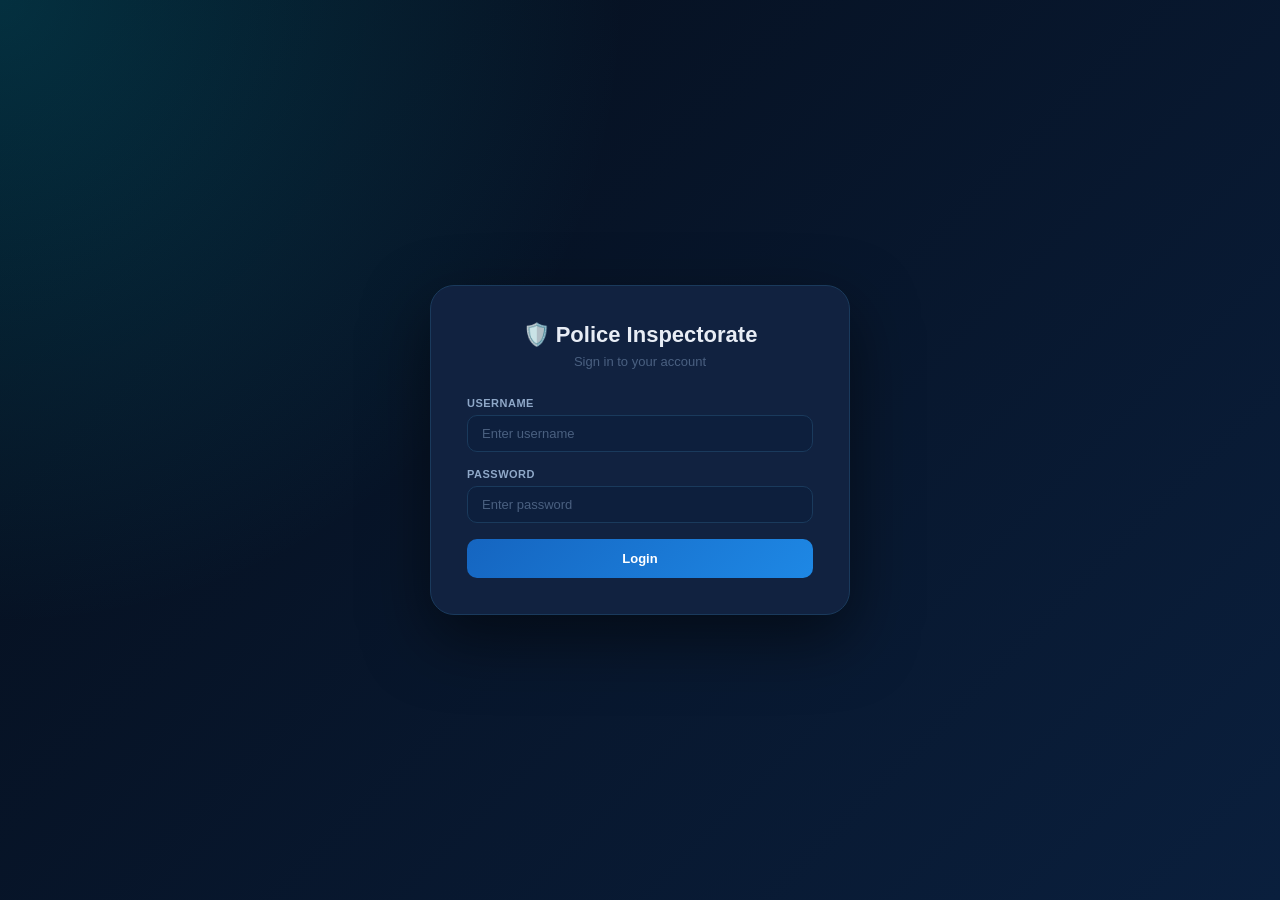
<file: PoliceManagementSystem/wwwroot/agents.html>
<!DOCTYPE html>
<html lang="en">
<head>
    <meta charset="UTF-8">
    <meta name="viewport" content="width=device-width, initial-scale=1.0">
    <title>Personnel - Police Inspectorate</title>
    <link rel="stylesheet" href="css/styles.css">
</head>
<body>
    <div class="app-shell">

        <aside class="sidebar">
            <a href="index.html" class="sidebar-brand">
                <div class="sidebar-brand-icon">🛡️</div>
                Police Inspectorate
            </a>
            <div class="sidebar-user">
                <div class="sidebar-user-name" id="navUsername">-</div>
                <div class="sidebar-user-role" id="navRole">-</div>
            </div>
            <nav class="sidebar-nav">
                <a href="index.html" class="sidebar-link">
                    <span class="nav-icon">🏠</span> Dashboard
                </a>
                <a href="stations.html" class="sidebar-link">
                    <span class="nav-icon">🏢</span> Stations
                </a>
                <a href="agents.html" class="sidebar-link active">
                    <span class="nav-icon">👮</span> Personnel
                </a>
                <a href="files.html" class="sidebar-link">
                    <span class="nav-icon">📁</span> Case Files
                </a>
                <a href="conferences.html" class="sidebar-link">
                    <span class="nav-icon">📞</span> Communications
                </a>
                <a href="transfers.html" class="sidebar-link">
                    <span class="nav-icon">🔄</span> Transfers
                </a>
                <a href="profile.html" class="sidebar-link">
                    <span class="nav-icon">👤</span> Profile
                </a>
                <a href="users.html" class="sidebar-link" id="usersLink" style="display:none;">
                    <span class="nav-icon">👥</span> Users
                </a>
            </nav>
            <div class="sidebar-footer">
                <button class="btn-logout" onclick="logout()">⬅ Logout</button>
            </div>
        </aside>

        <div class="main-content">
            <div class="page-header">
                <h1>👮 Personnel</h1>
                <p>Manage police agents and their assignments</p>
            </div>

            <div id="alertBox"></div>

            <!-- Add Agent Form -->
            <div class="card mb-4" id="createFormCard" style="display:none;">
                <div class="card-header-row">
                    <span class="card-title">➕ Add New Agent</span>
                </div>
                <div style="display:grid;grid-template-columns:repeat(4,1fr);gap:16px;margin-top:16px;">
                    <div class="form-group">
                        <label class="form-label">First Name *</label>
                        <input type="text" class="form-control" id="agentFirstName" placeholder="First name">
                    </div>
                    <div class="form-group">
                        <label class="form-label">Last Name</label>
                        <input type="text" class="form-control" id="agentLastName" placeholder="Last name">
                    </div>
                    <div class="form-group">
                        <label class="form-label">Badge *</label>
                        <input type="text" class="form-control" id="agentBadge" placeholder="Badge number">
                    </div>
                    <div class="form-group">
                        <label class="form-label">Role *</label>
                        <select class="form-select" id="agentRole">
                            <option value="Agent">Agent</option>
                            <option value="StationHead">Station Head</option>
                            <option value="ChiefInspector">Chief Inspector</option>
                        </select>
                    </div>
                    <div class="form-group">
                        <label class="form-label">Station *</label>
                        <select class="form-select" id="agentStation">
                            <option value="">Select station...</option>
                        </select>
                    </div>
                    <div class="form-group">
                        <label class="form-label">Room Assignment</label>
                        <select class="form-select" id="agentRoom">
                            <option value="Investigation Wing">Investigation Wing</option>
                            <option value="Patrol Office">Patrol Office</option>
                            <option value="Records">Records</option>
                            <option value="Command">Command</option>
                        </select>
                    </div>
                    <div class="form-group">
                        <label class="form-label">Superior</label>
                        <select class="form-select" id="agentSuperior">
                            <option value="">None</option>
                        </select>
                    </div>
                </div>
                <div style="margin-top:16px;display:flex;gap:10px;">
                    <button class="btn btn-primary" onclick="createAgent()">➕ Add Agent</button>
                    <button class="btn btn-secondary" onclick="clearForm()">Clear</button>
                </div>
            </div>

            <!-- Agents Table -->
            <div class="card">
                <div class="card-header-row">
                    <span class="card-title">👮 Agents List</span>
                    <button class="btn btn-primary btn-sm" id="addAgentBtn" style="display:none;" onclick="toggleForm()">
                        ➕ Add Agent
                    </button>
                </div>
                <table class="table">
                    <thead>
                        <tr>
                            <th>Agent</th>
                            <th>Badge</th>
                            <th>Role</th>
                            <th>Station</th>
                            <th>Room</th>
                            <th>Superior</th>
                            <th>Actions</th>
                        </tr>
                    </thead>
                    <tbody id="agentsTableBody"></tbody>
                </table>
            </div>
        </div>
    </div>

    <!-- Edit Agent Modal -->
    <div class="modal-overlay" id="editModal">
        <div class="modal-card" style="width:520px;">
            <div class="modal-title">✏️ Edit Agent</div>

            <div style="display:grid;grid-template-columns:1fr 1fr;gap:16px;">
                <div class="form-group">
                    <label class="form-label">First Name *</label>
                    <input type="text" class="form-control" id="editFirstName">
                </div>
                <div class="form-group">
                    <label class="form-label">Last Name</label>
                    <input type="text" class="form-control" id="editLastName">
                </div>
                <div class="form-group">
                    <label class="form-label">Badge *</label>
                    <input type="text" class="form-control" id="editBadge">
                </div>
                <div class="form-group">
                    <label class="form-label">Role *</label>
                    <select class="form-select" id="editRole">
                        <option value="Agent">Agent</option>
                        <option value="StationHead">Station Head</option>
                        <option value="ChiefInspector">Chief Inspector</option>
                    </select>
                </div>
                <div class="form-group">
                    <label class="form-label">Station *</label>
                    <select class="form-select" id="editStation"></select>
                </div>
                <div class="form-group">
                    <label class="form-label">Room Assignment</label>
                    <select class="form-select" id="editRoom">
                        <option value="Investigation Wing">Investigation Wing</option>
                        <option value="Patrol Office">Patrol Office</option>
                        <option value="Records">Records</option>
                        <option value="Command">Command</option>
                    </select>
                </div>
                <div class="form-group">
                    <label class="form-label">Superior</label>
                    <select class="form-select" id="editSuperior"></select>
                </div>
            </div>

            <div id="editError" class="alert alert-danger" style="display:none;margin-top:12px;"></div>

            <div class="modal-footer">
                <button class="btn btn-secondary" onclick="closeEditModal()">Cancel</button>
                <button class="btn btn-primary" onclick="saveEdit()">💾 Save</button>
            </div>
        </div>
    </div>

    <script src="javascript/config.js"></script>
    <script>
        requireAuth();

        document.getElementById("navUsername").textContent = localStorage.getItem("username") || "-";
        document.getElementById("navRole").textContent = localStorage.getItem("role") || "-";

        if (hasRole(["Admin"])) {
            document.getElementById("usersLink").style.display = "flex";
        }

        // REQ-17: Only Admin and ChiefInspector can add agents
        if (hasRole(["Admin", "ChiefInspector"])) {
            document.getElementById("addAgentBtn").style.display = "flex";
        }

        let allAgents = [];
        let allStations = [];
        let editingId = null;

        function toggleForm() {
            const form = document.getElementById("createFormCard");
            form.style.display = form.style.display === "none" ? "block" : "none";
        }

        async function loadData() {
            try {
                const [agentsRes, stationsRes] = await Promise.all([
                    apiFetch(`${API_BASE_URL}/Agent`),
                    apiFetch(`${API_BASE_URL}/PoliceStation`)
                ]);

                if (agentsRes) allAgents = await agentsRes.json();
                if (stationsRes) allStations = await stationsRes.json();

                populateStationDropdowns();
                populateSuperiorDropdown("agentSuperior", null);
                renderTable();
            } catch (err) {
                showAlert("Failed to load data.", "danger");
            }
        }

        function populateStationDropdowns() {
            const selects = ["agentStation", "editStation"];
            selects.forEach(id => {
                const sel = document.getElementById(id);
                if (!sel) return;
                sel.innerHTML = `<option value="">Select station...</option>`;
                allStations.forEach(s => {
                    sel.innerHTML += `<option value="${s.id}">${s.name}</option>`;
                });
            });
        }

        function populateSuperiorDropdown(selectId, excludeId) {
            const sel = document.getElementById(selectId);
            if (!sel) return;
            sel.innerHTML = `<option value="">None</option>`;
            allAgents
                .filter(a => a.id !== excludeId)
                .forEach(a => {
                    sel.innerHTML += `<option value="${a.id}">${a.firstName} ${a.lastName} (${a.role})</option>`;
                });
        }

        function renderTable() {
            const tbody = document.getElementById("agentsTableBody");
            tbody.innerHTML = "";

            if (allAgents.length === 0) {
                tbody.innerHTML = `<tr><td colspan="7" class="empty-state">No agents found.</td></tr>`;
                return;
            }

            // REQ-18: Admin and ChiefInspector can edit and delete
            // REQ-19: StationHead can edit but not delete or change role
            const canEdit = hasRole(["Admin", "ChiefInspector", "StationHead"]);
            const canDelete = hasRole(["Admin", "ChiefInspector"]);

            allAgents.forEach(agent => {
                tbody.innerHTML += `
                    <tr>
                        <td>
                            <div style="display:flex;align-items:center;gap:10px;">
                                <div class="agent-avatar" style="width:32px;height:32px;font-size:11px;">
                                    ${agent.profileImageUrl
                                        ? `<img src="${agent.profileImageUrl}" alt="${agent.firstName}" style="width:100%;height:100%;object-fit:cover;border-radius:50%;">`
                                        : `${agent.firstName[0]}${agent.lastName?.[0] || ""}`
                                    }
                                </div>
                                <div>
                                    <div style="font-weight:600;font-size:13px;">${agent.firstName} ${agent.lastName}</div>
                                </div>
                            </div>
                        </td>
                        <td>${agent.badge}</td>
                        <td><span class="badge ${roleBadgeClass(agent.role)}">${agent.role}</span></td>
                        <td>${agent.policeStationName}</td>
                        <td>${agent.roomAssignment || "-"}</td>
                        <td>${agent.superiorName || "-"}</td>
                        <td>
                            ${canEdit ? `<button class="btn btn-secondary btn-sm" onclick="openEditModal(${agent.id})">✏️</button>` : ""}
                            ${canDelete ? `<button class="btn btn-danger btn-sm" onclick="deleteAgent(${agent.id})">🗑️</button>` : ""}
                            ${!canEdit && !canDelete ? "-" : ""}
                        </td>
                    </tr>
                `;
            });
        }

        function roleBadgeClass(role) {
            if (role === "ChiefInspector") return "badge-info";
            if (role === "StationHead") return "badge-warning";
            if (role === "Admin") return "badge-danger";
            return "badge-secondary";
        }

        async function createAgent() {
            const firstName = document.getElementById("agentFirstName").value.trim();
            const lastName = document.getElementById("agentLastName").value.trim();
            const badge = document.getElementById("agentBadge").value.trim();
            const role = document.getElementById("agentRole").value;
            const stationId = parseInt(document.getElementById("agentStation").value);
            const room = document.getElementById("agentRoom").value;
            const superiorId = document.getElementById("agentSuperior").value
                ? parseInt(document.getElementById("agentSuperior").value)
                : null;

            if (!firstName || !badge || isNaN(stationId)) {
                showAlert("First name, badge and station are required.", "danger");
                return;
            }

            try {
                const res = await apiFetch(`${API_BASE_URL}/Agent`, {
                    method: "POST",
                    body: JSON.stringify({
                        firstName, lastName, badge, role,
                        policeStationId: stationId,
                        roomAssignment: room,
                        superiorId
                    })
                });

                if (res && res.ok) {
                    clearForm();
                    await loadData();
                    showAlert("Agent created successfully.", "success");
                } else {
                    const err = await res.text();
                    showAlert(err || "Failed to create agent.", "danger");
                }
            } catch (err) {
                showAlert("Connection error.", "danger");
            }
        }

        function openEditModal(id) {
            const agent = allAgents.find(a => a.id === id);
            if (!agent) return;

            editingId = id;
            document.getElementById("editFirstName").value = agent.firstName;
            document.getElementById("editLastName").value = agent.lastName;
            document.getElementById("editBadge").value = agent.badge;
            document.getElementById("editRole").value = agent.role;
            document.getElementById("editRoom").value = agent.roomAssignment || "Investigation Wing";
            document.getElementById("editError").style.display = "none";

            // REQ-19: StationHead cannot change role
            const canChangeRole = hasRole(["Admin", "ChiefInspector"]);
            document.getElementById("editRole").disabled = !canChangeRole;

            populateStationDropdowns();
            document.getElementById("editStation").value = agent.policeStationId;

            populateSuperiorDropdown("editSuperior", id);
            document.getElementById("editSuperior").value = agent.superiorId || "";

            document.getElementById("editModal").classList.add("open");
        }

        function closeEditModal() {
            document.getElementById("editModal").classList.remove("open");
        }

        async function saveEdit() {
            const firstName = document.getElementById("editFirstName").value.trim();
            const lastName = document.getElementById("editLastName").value.trim();
            const badge = document.getElementById("editBadge").value.trim();
            const roleEl = document.getElementById("editRole");
            const role = roleEl.disabled
                ? allAgents.find(a => a.id === editingId)?.role || roleEl.value
                : roleEl.value;
            const stationId = parseInt(document.getElementById("editStation").value);
            const room = document.getElementById("editRoom").value;
            const superiorId = document.getElementById("editSuperior").value
                ? parseInt(document.getElementById("editSuperior").value)
                : null;

            if (!firstName || !badge || isNaN(stationId)) {
                document.getElementById("editError").textContent = "First name, badge and station are required.";
                document.getElementById("editError").style.display = "block";
                return;
            }

            try {
                const res = await apiFetch(`${API_BASE_URL}/Agent/${editingId}`, {
                    method: "PUT",
                    body: JSON.stringify({
                        firstName, lastName, badge, role,
                        policeStationId: stationId,
                        roomAssignment: room,
                        superiorId
                    })
                });

                if (res && res.ok) {
                    closeEditModal();
                    await loadData();
                    showAlert("Agent updated successfully.", "success");
                } else {
                    const err = await res.text();
                    document.getElementById("editError").textContent = err || "Failed to update agent.";
                    document.getElementById("editError").style.display = "block";
                }
            } catch (err) {
                document.getElementById("editError").textContent = "Connection error.";
                document.getElementById("editError").style.display = "block";
            }
        }

        async function deleteAgent(id) {
            if (!confirm("Are you sure you want to delete this agent?")) return;

            try {
                const res = await apiFetch(`${API_BASE_URL}/Agent/${id}`, { method: "DELETE" });
                if (res && res.ok) {
                    await loadData();
                    showAlert("Agent deleted.", "success");
                } else {
                    showAlert("Failed to delete agent.", "danger");
                }
            } catch (err) {
                showAlert("Connection error.", "danger");
            }
        }

        function clearForm() {
            document.getElementById("agentFirstName").value = "";
            document.getElementById("agentLastName").value = "";
            document.getElementById("agentBadge").value = "";
            document.getElementById("agentRole").value = "Agent";
            document.getElementById("agentStation").value = "";
            document.getElementById("agentRoom").value = "Investigation Wing";
            document.getElementById("agentSuperior").value = "";
        }

        function showAlert(msg, type) {
            const box = document.getElementById("alertBox");
            box.innerHTML = `<div class="alert alert-${type}">${msg}</div>`;
            setTimeout(() => box.innerHTML = "", 4000);
        }

        function logout() {
            localStorage.clear();
            window.location.href = "login.html";
        }

        document.getElementById("editModal").addEventListener("click", e => {
            if (e.target.id === "editModal") closeEditModal();
        });

        window.onload = loadData;
    </script>

</body>
</html>
</file>
<file: PoliceManagementSystem/wwwroot/css/styles.css>
﻿/* ============================================================
   styles.css — Police Inspectorate Global Styles
   Dark Navy Theme matching SRS Mockup
   ============================================================ */

/* ------------------------------------------------------------
   CSS Variables — culori și dimensiuni globale
   ------------------------------------------------------------ */
:root {
    --bg-dark: #0a1628;
    --bg-sidebar: #0d1f3c;
    --bg-card: #112240;
    --bg-card-hover: #162d4a;
    --bg-input: #0d1f3c;
    --accent-blue: #1565c0;
    --accent-blue-light: #1e88e5;
    --accent-cyan: #00bcd4;
    --text-primary: #e8edf5;
    --text-secondary: #8fa8c8;
    --text-muted: #4a6080;
    --border: #1a3a5c;
    --shadow: 0 8px 32px rgba(0, 0, 0, 0.4);
    --sidebar-width: 240px;
    --danger: #c62828;
    --danger-light: #ef5350;
    --success: #2e7d32;
    --success-light: #4caf50;
    --warning-light: #ffb300;
}

/* ------------------------------------------------------------
   Reset global
   ------------------------------------------------------------ */
* {
    box-sizing: border-box;
    margin: 0;
    padding: 0;
}

body {
    background: var(--bg-dark);
    color: var(--text-primary);
    font-family: "Segoe UI", Arial, sans-serif;
    font-size: 14px;
    min-height: 100vh;
}

/* ------------------------------------------------------------
   App Shell — layout principal sidebar + content
   ------------------------------------------------------------ */
.app-shell {
    display: flex;
    min-height: 100vh;
}

/* ------------------------------------------------------------
   Sidebar — navigare laterală stânga
   ------------------------------------------------------------ */
.sidebar {
    width: var(--sidebar-width);
    background: linear-gradient(180deg, #060f1e 0%, #0d2144 100%);
    border-right: 1px solid var(--border);
    display: flex;
    flex-direction: column;
    position: fixed;
    top: 0;
    left: 0;
    height: 100vh;
    z-index: 100;
    padding: 20px 0;
}

/* Logo / brand din sidebar */
.sidebar-brand {
    display: flex;
    align-items: center;
    gap: 10px;
    padding: 0 20px 20px;
    border-bottom: 1px solid var(--border);
    font-size: 15px;
    font-weight: 800;
    color: var(--text-primary);
    text-decoration: none;
}

/* Icon scut din brand */
.sidebar-brand-icon {
    width: 38px;
    height: 38px;
    background: var(--accent-blue);
    border-radius: 10px;
    display: flex;
    align-items: center;
    justify-content: center;
    font-size: 18px;
    flex-shrink: 0;
}

/* Info utilizator logat din sidebar */
.sidebar-user {
    margin: 16px 12px;
    background: rgba(255, 255, 255, 0.06);
    border: 1px solid rgba(255, 255, 255, 0.1);
    border-radius: 14px;
    padding: 12px 14px;
}

.sidebar-user-name {
    font-size: 13px;
    font-weight: 700;
    color: var(--text-primary);
}

.sidebar-user-role {
    font-size: 11px;
    color: var(--accent-cyan);
    margin-top: 2px;
}

/* Navigare linkuri sidebar */
.sidebar-nav {
    flex: 1;
    display: flex;
    flex-direction: column;
    padding: 8px 12px;
    gap: 4px;
    overflow-y: auto;
}

.sidebar-link {
    display: flex;
    align-items: center;
    gap: 10px;
    padding: 11px 14px;
    border-radius: 12px;
    color: var(--text-secondary);
    text-decoration: none;
    font-size: 13px;
    font-weight: 600;
    transition: all 0.2s;
    border-left: 3px solid transparent;
}

    .sidebar-link:hover {
        background: rgba(255, 255, 255, 0.08);
        color: var(--text-primary);
        transform: translateX(3px);
    }

    /* Link activ din sidebar */
    .sidebar-link.active {
        background: rgba(21, 101, 192, 0.25);
        color: #60a5fa;
        border-left-color: var(--accent-blue-light);
    }

    /* Icon din link sidebar */
    .sidebar-link .nav-icon {
        font-size: 16px;
        width: 22px;
        text-align: center;
        flex-shrink: 0;
    }

/* Buton logout din sidebar */
.sidebar-footer {
    padding: 12px 16px;
    border-top: 1px solid var(--border);
}

.btn-logout {
    width: 100%;
    padding: 10px;
    background: rgba(198, 40, 40, 0.15);
    border: 1px solid rgba(239, 83, 80, 0.3);
    color: var(--danger-light);
    border-radius: 12px;
    cursor: pointer;
    font-size: 13px;
    font-weight: 600;
    transition: all 0.2s;
}

    .btn-logout:hover {
        background: var(--danger);
        border-color: var(--danger);
        color: white;
    }

/* ------------------------------------------------------------
   Main Content — zona principală de conținut
   ------------------------------------------------------------ */
.main-content {
    margin-left: var(--sidebar-width);
    flex: 1;
    padding: 24px;
    min-height: 100vh;
}

/* ------------------------------------------------------------
   Page Header — titlul paginii cu gradient
   ------------------------------------------------------------ */
.page-header {
    background: linear-gradient(135deg, #0d2144, #1565c0);
    border: 1px solid var(--border);
    border-radius: 18px;
    padding: 22px 26px;
    margin-bottom: 22px;
    box-shadow: var(--shadow);
}

    .page-header h1 {
        font-size: 20px;
        font-weight: 800;
        color: var(--text-primary);
        margin: 0;
    }

    .page-header p {
        font-size: 13px;
        color: #93c5fd;
        margin: 6px 0 0;
    }

/* ------------------------------------------------------------
   Cards — containere pentru conținut
   ------------------------------------------------------------ */
.card {
    background: var(--bg-card);
    border: 1px solid var(--border);
    border-radius: 18px;
    box-shadow: var(--shadow);
    padding: 20px;
    margin-bottom: 20px;
}

    .card:hover {
        border-color: rgba(30, 136, 229, 0.3);
    }

    .card h4,
    .card h5 {
        color: var(--text-primary);
        font-weight: 700;
        margin-bottom: 14px;
    }

/* Header card cu titlu și acțiune */
.card-header-row {
    display: flex;
    align-items: center;
    justify-content: space-between;
    margin-bottom: 14px;
    padding-bottom: 12px;
    border-bottom: 1px solid var(--border);
}

.card-title {
    font-size: 14px;
    font-weight: 700;
    color: var(--text-primary);
}

.card-link {
    font-size: 12px;
    color: var(--accent-cyan);
    text-decoration: none;
}

    .card-link:hover {
        color: var(--text-primary);
    }

/* ------------------------------------------------------------
   Dashboard — grid statistici și hartă
   ------------------------------------------------------------ */

/* Grid pentru cardurile de statistici (3 coloane) */
.stats-grid {
    display: grid;
    grid-template-columns: repeat(3, 1fr);
    gap: 16px;
    margin-bottom: 20px;
}

/* Card individual statistică */
.stat-card {
    display: flex;
    align-items: center;
    gap: 16px;
}

/* Icon colorat în stat card */
.stat-icon {
    width: 52px;
    height: 52px;
    border-radius: 14px;
    display: flex;
    align-items: center;
    justify-content: center;
    font-size: 24px;
    flex-shrink: 0;
}

.stat-icon-blue {
    background: rgba(21, 101, 192, 0.2);
}

.stat-icon-green {
    background: rgba(46, 125, 50, 0.2);
}

.stat-icon-red {
    background: rgba(198, 40, 40, 0.2);
}

.stat-icon-cyan {
    background: rgba(0, 188, 212, 0.2);
}

/* Număr mare în stat card */
.stat-number {
    font-size: 28px;
    font-weight: 800;
    color: var(--text-primary);
    line-height: 1;
}

/* Label mic sub număr */
.stat-label {
    font-size: 12px;
    color: var(--text-secondary);
    margin-top: 4px;
}

/* Grid dashboard hartă + panel dreapta */
.dashboard-grid {
    display: grid;
    grid-template-columns: 1fr 320px;
    gap: 20px;
}

/* Container hartă Leaflet */
.map-container {
    height: 520px;
    border-radius: 14px;
    overflow: hidden;
    border: 1px solid var(--border);
}

/* Panel detalii stație din dreapta hărții */
.details-panel {
    display: flex;
    flex-direction: column;
    gap: 16px;
}

/* Card detalii stație selectată */
.station-detail-card {
    display: flex;
    align-items: center;
    gap: 14px;
    margin-top: 12px;
}

/* Icon stație în panel detalii */
.station-icon {
    width: 46px;
    height: 46px;
    background: rgba(21, 101, 192, 0.25);
    border: 1px solid rgba(30, 136, 229, 0.3);
    border-radius: 12px;
    display: flex;
    align-items: center;
    justify-content: center;
    font-size: 20px;
    flex-shrink: 0;
}

.station-name {
    font-size: 15px;
    font-weight: 800;
    color: var(--text-primary);
}

.station-address {
    font-size: 12px;
    color: var(--text-muted);
    margin-top: 2px;
}

.station-coords {
    font-size: 11px;
    color: var(--text-muted);
    margin-top: 10px;
}

/* Lista de personal dintr-o stație */
.personnel-list {
    list-style: none;
    padding: 0;
    margin: 0;
}

.personnel-item {
    display: flex;
    align-items: center;
    justify-content: space-between;
    padding: 8px 0;
    border-bottom: 1px solid var(--border);
    font-size: 13px;
}

    .personnel-item:last-child {
        border-bottom: none;
    }

.personnel-name {
    font-weight: 600;
    color: var(--text-primary);
}

.personnel-role {
    font-size: 11px;
    color: var(--accent-cyan);
}

/* Mesaj placeholder când nu e selectată nicio stație */
.placeholder-message {
    color: var(--text-muted);
    font-size: 13px;
    text-align: center;
    padding: 20px 0;
}

/* ------------------------------------------------------------
   Tables — tabele de date
   ------------------------------------------------------------ */
.table {
    width: 100%;
    border-collapse: collapse;
}

    .table th {
        background: rgba(13, 33, 68, 0.8);
        color: var(--text-secondary);
        font-size: 11px;
        font-weight: 700;
        text-transform: uppercase;
        letter-spacing: 0.5px;
        padding: 11px 14px;
        text-align: left;
        border-bottom: 1px solid var(--border);
    }

    .table td {
        padding: 11px 14px;
        border-bottom: 1px solid var(--border);
        color: var(--text-primary);
        font-size: 13px;
    }

    .table tr:hover td {
        background: rgba(21, 101, 192, 0.08);
    }

    .table tr:last-child td {
        border-bottom: none;
    }

/* ------------------------------------------------------------
   Badges — etichete colorate pentru status
   ------------------------------------------------------------ */
.badge {
    display: inline-block;
    padding: 4px 10px;
    border-radius: 999px;
    font-size: 11px;
    font-weight: 700;
}

.badge-success {
    background: rgba(46, 125, 50, 0.2);
    color: var(--success-light);
    border: 1px solid rgba(76, 175, 80, 0.3);
}

.badge-danger {
    background: rgba(198, 40, 40, 0.2);
    color: var(--danger-light);
    border: 1px solid rgba(239, 83, 80, 0.3);
}

.badge-warning {
    background: rgba(245, 127, 23, 0.2);
    color: var(--warning-light);
    border: 1px solid rgba(255, 179, 0, 0.3);
}

.badge-info {
    background: rgba(0, 188, 212, 0.15);
    color: var(--accent-cyan);
    border: 1px solid rgba(0, 188, 212, 0.3);
}

.badge-secondary {
    background: rgba(74, 96, 128, 0.2);
    color: var(--text-secondary);
    border: 1px solid var(--border);
}

/* ------------------------------------------------------------
   Buttons — butoane de acțiune
   ------------------------------------------------------------ */
.btn {
    padding: 9px 18px;
    border-radius: 10px;
    border: none;
    cursor: pointer;
    font-size: 13px;
    font-weight: 600;
    transition: all 0.2s;
    display: inline-flex;
    align-items: center;
    gap: 6px;
}

/* Buton principal albastru */
.btn-primary {
    background: linear-gradient(135deg, var(--accent-blue), var(--accent-blue-light));
    color: white;
}

    .btn-primary:hover {
        background: linear-gradient(135deg, var(--accent-blue-light), var(--accent-cyan));
        transform: translateY(-1px);
    }

/* Buton success verde */
.btn-success {
    background: rgba(46, 125, 50, 0.8);
    color: white;
}

    .btn-success:hover {
        background: var(--success);
    }

/* Buton pericol roșu */
.btn-danger {
    background: rgba(198, 40, 40, 0.8);
    color: white;
}

    .btn-danger:hover {
        background: var(--danger);
    }

/* Buton secundar transparent */
.btn-secondary {
    background: rgba(255, 255, 255, 0.06);
    color: var(--text-secondary);
    border: 1px solid var(--border);
}

    .btn-secondary:hover {
        background: rgba(255, 255, 255, 0.12);
        color: var(--text-primary);
    }

/* Buton mic */
.btn-sm {
    padding: 5px 12px;
    font-size: 12px;
    border-radius: 8px;
}

/* ------------------------------------------------------------
   Forms — câmpuri de input și select
   ------------------------------------------------------------ */
.form-group {
    margin-bottom: 16px;
}

.form-label {
    display: block;
    font-size: 11px;
    font-weight: 700;
    color: var(--text-secondary);
    margin-bottom: 6px;
    text-transform: uppercase;
    letter-spacing: 0.5px;
}

.form-control,
.form-select {
    width: 100%;
    padding: 10px 14px;
    background: rgba(13, 31, 60, 0.8);
    border: 1px solid var(--border);
    border-radius: 10px;
    color: var(--text-primary);
    font-size: 13px;
    outline: none;
    transition: border-color 0.2s;
}

    .form-control:focus,
    .form-select:focus {
        border-color: var(--accent-blue-light);
        box-shadow: 0 0 0 3px rgba(30, 136, 229, 0.15);
    }

    .form-control::placeholder {
        color: var(--text-muted);
    }

    .form-select option {
        background: var(--bg-card);
        color: var(--text-primary);
    }

/* ------------------------------------------------------------
   Alerts — mesaje de succes/eroare
   ------------------------------------------------------------ */
.alert {
    padding: 12px 16px;
    border-radius: 12px;
    margin-bottom: 16px;
    font-size: 13px;
    font-weight: 500;
}

.alert-success {
    background: rgba(46, 125, 50, 0.15);
    border: 1px solid rgba(76, 175, 80, 0.3);
    color: var(--success-light);
}

.alert-danger {
    background: rgba(198, 40, 40, 0.15);
    border: 1px solid rgba(239, 83, 80, 0.3);
    color: var(--danger-light);
}

.alert-warning {
    background: rgba(245, 127, 23, 0.15);
    border: 1px solid rgba(255, 179, 0, 0.3);
    color: var(--warning-light);
}

/* ------------------------------------------------------------
   Login Page — pagina de autentificare
   ------------------------------------------------------------ */
.login-page {
    min-height: 100vh;
    background: radial-gradient(circle at top left, rgba(0, 188, 212, 0.2), transparent 40%), linear-gradient(135deg, #050d1a, #0a1f3d);
    display: flex;
    align-items: center;
    justify-content: center;
}

/* Card formular login */
.login-card {
    width: 100%;
    max-width: 420px;
    background: var(--bg-card);
    border: 1px solid var(--border);
    border-radius: 24px;
    padding: 36px;
    box-shadow: 0 24px 64px rgba(0, 0, 0, 0.5);
}

/* Titlul paginii de login */
.login-title {
    font-size: 22px;
    font-weight: 800;
    color: var(--text-primary);
    text-align: center;
    margin-bottom: 6px;
}

/* Subtitlul paginii de login */
.login-subtitle {
    font-size: 13px;
    color: var(--text-muted);
    text-align: center;
    margin-bottom: 28px;
}

/* ------------------------------------------------------------
   Empty State — mesaj când nu există date
   ------------------------------------------------------------ */
.empty-state {
    text-align: center;
    padding: 30px;
    color: var(--text-muted);
    font-size: 13px;
}

/* ------------------------------------------------------------
   Scrollbar personalizat
   ------------------------------------------------------------ */
::-webkit-scrollbar {
    width: 6px;
}

::-webkit-scrollbar-track {
    background: var(--bg-dark);
}

::-webkit-scrollbar-thumb {
    background: var(--border);
    border-radius: 3px;
}

    ::-webkit-scrollbar-thumb:hover {
        background: var(--text-muted);
    }

/* ------------------------------------------------------------
   Responsive — ecrane mici
   ------------------------------------------------------------ */
@media (max-width: 900px) {
    .sidebar {
        position: static;
        width: 100%;
        height: auto;
    }

    .app-shell {
        flex-direction: column;
    }

    .main-content {
        margin-left: 0;
        width: 100%;
    }

    .stats-grid {
        grid-template-columns: 1fr;
    }

    .dashboard-grid {
        grid-template-columns: 1fr;
    }
}
/* ------------------------------------------------------------
   Map Marker — iconița stației pe hartă Leaflet
   ------------------------------------------------------------ */
.map-marker {
    width: 38px;
    height: 38px;
    background: var(--accent-blue);
    border: 3px solid rgba(255, 255, 255, 0.8);
    border-radius: 50%;
    display: flex;
    align-items: center;
    justify-content: center;
    font-size: 18px;
    box-shadow: 0 4px 12px rgba(0, 0, 0, 0.4);
    cursor: pointer;
    transition: transform 0.2s;
}

    .map-marker:hover {
        transform: scale(1.15);
    }

/* Tooltip hartă */
.map-tooltip {
    background: var(--bg-card) !important;
    border: 1px solid var(--border) !important;
    color: var(--text-primary) !important;
    border-radius: 8px !important;
    font-size: 12px !important;
    font-weight: 600 !important;
}

/* ------------------------------------------------------------
   Hierarchy Tree — arbore de subordonare agenți REQ-21
   ------------------------------------------------------------ */
.hierarchy-tree {
    padding: 8px 0;
}

.hierarchy-node {
    display: flex;
    flex-direction: column;
    align-items: center;
}

.hierarchy-card {
    background: rgba(21, 101, 192, 0.2);
    border: 1px solid rgba(30, 136, 229, 0.3);
    border-radius: 10px;
    padding: 8px 14px;
    font-size: 12px;
    font-weight: 600;
    color: var(--text-primary);
    text-align: center;
    min-width: 120px;
    white-space: nowrap;
    overflow: hidden;
    text-overflow: ellipsis;
    max-width: 140px;
}

    .hierarchy-card.root {
        background: rgba(0, 188, 212, 0.2);
        border-color: rgba(0, 188, 212, 0.4);
        color: var(--accent-cyan);
    }

    .hierarchy-card.station-head {
        background: rgba(21, 101, 192, 0.25);
        border-color: rgba(30, 136, 229, 0.4);
    }

.hierarchy-connector-v {
    width: 2px;
    height: 16px;
    background: var(--border);
}

.hierarchy-children {
    display: flex;
    gap: 8px;
    align-items: flex-start;
    position: relative;
}

    .hierarchy-children::before {
        content: "";
        position: absolute;
        top: 0;
        left: 50%;
        transform: translateX(-50%);
        width: calc(100% - 60px);
        height: 2px;
        background: var(--border);
    }

.hierarchy-child {
    display: flex;
    flex-direction: column;
    align-items: center;
}

    .hierarchy-child::before {
        content: "";
        width: 2px;
        height: 16px;
        background: var(--border);
    }

/* ------------------------------------------------------------
   Map Click Hint — mesaj plasare stație pe hartă REQ-5
   ------------------------------------------------------------ */
.map-click-hint {
    background: rgba(0, 188, 212, 0.15);
    border: 1px solid rgba(0, 188, 212, 0.4);
    color: var(--accent-cyan);
    border-radius: 10px;
    padding: 10px 14px;
    font-size: 13px;
    margin-top: 10px;
    text-align: center;
}
/* ------------------------------------------------------------
   Stations Page — tabel stații + panel detalii
   ------------------------------------------------------------ */

/* Layout două coloane: tabel + detalii */
.stations-grid {
    display: grid;
    grid-template-columns: 1fr 320px;
    gap: 20px;
}

/* Rând selectat în tabel */
.table tr.selected td {
    background: rgba(21, 101, 192, 0.2) !important;
    border-left: 3px solid var(--accent-blue-light);
}

/* Buton acțiune în tabel */
.action-buttons {
    display: flex;
    gap: 6px;
}

/* Form modal overlay */
.modal-overlay {
    display: none;
    position: fixed;
    top: 0;
    left: 0;
    width: 100%;
    height: 100%;
    background: rgba(0, 0, 0, 0.6);
    z-index: 200;
    align-items: center;
    justify-content: center;
}

    .modal-overlay.open {
        display: flex;
    }

/* Modal card */
.modal-card {
    background: var(--bg-card);
    border: 1px solid var(--border);
    border-radius: 20px;
    padding: 28px;
    width: 100%;
    max-width: 480px;
    box-shadow: 0 24px 64px rgba(0, 0, 0, 0.5);
}

.modal-title {
    font-size: 16px;
    font-weight: 700;
    color: var(--text-primary);
    margin-bottom: 20px;
    padding-bottom: 12px;
    border-bottom: 1px solid var(--border);
}

.modal-footer {
    display: flex;
    gap: 10px;
    justify-content: flex-end;
    margin-top: 20px;
    padding-top: 16px;
    border-top: 1px solid var(--border);
}

/* Coordonate GPS display */
.coords-display {
    font-size: 11px;
    color: var(--accent-cyan);
    margin-top: 4px;
}
/* STATIONS PAGE */

.stations-layout {
    display: grid;
    grid-template-columns: 1fr 1.2fr 320px;
    gap: 20px;
}

.stations-list {
    background: var(--card-bg);
    border: 1px solid var(--border);
    border-radius: 12px;
    overflow: hidden;
    display: flex;
    flex-direction: column;
}

.list-header {
    padding: 16px;
    background: var(--primary);
    display: flex;
    justify-content: space-between;
    align-items: center;
}

    .list-header h3 {
        font-size: 14px;
        font-weight: 600;
        color: white;
    }

.btn-add {
    padding: 6px 12px;
    background: var(--success);
    border: none;
    border-radius: 6px;
    color: white;
    cursor: pointer;
    font-size: 12px;
    display: flex;
    align-items: center;
    gap: 6px;
    transition: all 0.2s;
}

    .btn-add:hover {
        background: #15803d;
    }

.stations-items {
    flex: 1;
    overflow-y: auto;
    max-height: 600px;
}

.station-item {
    padding: 12px 16px;
    border-bottom: 1px solid var(--border);
    cursor: pointer;
    transition: all 0.2s;
    display: flex;
    justify-content: space-between;
    align-items: center;
}

    .station-item:hover {
        background: rgba(59, 130, 246, 0.1);
    }

    .station-item.active {
        background: rgba(59, 130, 246, 0.2);
        border-left: 3px solid var(--primary-light);
        padding-left: 13px;
    }

.station-name {
    font-weight: 500;
    font-size: 13px;
}

.station-count {
    font-size: 11px;
    background: var(--primary);
    padding: 2px 6px;
    border-radius: 4px;
    color: white;
}

.station-layout {
    background: var(--card-bg);
    border: 1px solid var(--border);
    border-radius: 12px;
    padding: 20px;
    min-height: 600px;
}

.layout-title {
    font-size: 14px;
    font-weight: 600;
    margin-bottom: 16px;
}

.building {
    display: grid;
    grid-template-columns: 1fr 1fr;
    gap: 16px;
    margin-bottom: 16px;
}

.room {
    background: linear-gradient(135deg, #2d3748 0%, #1a202c 100%);
    border: 2px solid var(--border);
    border-radius: 8px;
    padding: 16px;
    min-height: 200px;
    display: flex;
    flex-direction: column;
    gap: 12px;
}

    .room.investigation {
        border-color: #ef4444;
        background: linear-gradient(135deg, rgba(239, 68, 68, 0.1) 0%, rgba(239, 68, 68, 0.05) 100%);
    }

    .room.patrol {
        border-color: #3b82f6;
        background: linear-gradient(135deg, rgba(59, 130, 246, 0.1) 0%, rgba(59, 130, 246, 0.05) 100%);
    }

    .room.records {
        border-color: #f59e0b;
        background: linear-gradient(135deg, rgba(245, 158, 11, 0.1) 0%, rgba(245, 158, 11, 0.05) 100%);
    }

    .room.command {
        border-color: #8b5cf6;
        background: linear-gradient(135deg, rgba(139, 92, 246, 0.1) 0%, rgba(139, 92, 246, 0.05) 100%);
    }

.room-title {
    font-weight: 600;
    font-size: 12px;
    display: flex;
    align-items: center;
    gap: 6px;
    padding-bottom: 8px;
    border-bottom: 1px solid var(--border);
    color: var(--text-light);
}

.room-agents {
    display: flex;
    flex-direction: column;
    gap: 8px;
}

.agent-card {
    display: flex;
    align-items: center;
    gap: 10px;
    padding: 8px;
    background: rgba(30, 41, 59, 0.5);
    border-radius: 6px;
    border: 1px solid var(--border);
    cursor: pointer;
    transition: all 0.2s;
}

    .agent-card:hover {
        background: rgba(59, 130, 246, 0.2);
        border-color: var(--primary-light);
    }

.agent-avatar {
    width: 36px;
    height: 36px;
    border-radius: 50%;
    background: linear-gradient(135deg, #3b82f6 0%, #1e40af 100%);
    display: flex;
    align-items: center;
    justify-content: center;
    color: white;
    font-weight: 600;
    font-size: 12px;
    flex-shrink: 0;
    overflow: hidden;
}

    .agent-avatar img {
        width: 100%;
        height: 100%;
        object-fit: cover;
    }

.agent-info {
    flex: 1;
}

.agent-name {
    font-size: 12px;
    font-weight: 500;
    color: var(--text-light);
}

.agent-role {
    font-size: 11px;
    color: var(--text-muted);
}

.right-panel {
    display: flex;
    flex-direction: column;
    gap: 16px;
}

.panel-card {
    background: var(--card-bg);
    border: 1px solid var(--border);
    border-radius: 12px;
    padding: 16px;
}

.panel-title {
    font-size: 12px;
    font-weight: 600;
    margin-bottom: 12px;
    text-transform: uppercase;
    color: var(--text-muted);
}

.hierarchy {
    display: flex;
    flex-direction: column;
    gap: 8px;
}

.hierarchy-item {
    padding: 8px;
    background: rgba(59, 130, 246, 0.1);
    border-radius: 6px;
    border-left: 2px solid var(--primary-light);
    font-size: 12px;
}

.hierarchy-level {
    font-weight: 600;
    color: var(--primary-light);
    font-size: 11px;
    text-transform: uppercase;
}

.hierarchy-name {
    font-weight: 500;
    color: var(--text-light);
}

.station-info {
    display: flex;
    flex-direction: column;
    gap: 8px;
}

.info-row {
    display: flex;
    justify-content: space-between;
    align-items: center;
    font-size: 11px;
}

.info-label {
    color: var(--text-muted);
}

.info-value {
    font-weight: 500;
    color: var(--text-light);
}

.map-container {
    width: 100%;
    height: 200px;
    border-radius: 8px;
    overflow: hidden;
    margin-top: 8px;
    border: 1px solid var(--border);
}

@media (max-width: 1200px) {
    .stations-layout {
        grid-template-columns: 1fr 1fr;
    }

    .right-panel {
        grid-column: 1 / -1;
        display: grid;
        grid-template-columns: 1fr 1fr;
    }
}

@media (max-width: 768px) {
    .stations-layout {
        grid-template-columns: 1fr;
    }

    .building {
        grid-template-columns: 1fr;
    }
}
/* ------------------------------------------------------------
   Stations Layout — layout principal pagina stations
   ------------------------------------------------------------ */
.stations-layout {
    display: grid;
    grid-template-columns: 220px 1fr 280px;
    gap: 16px;
    height: calc(100vh - 200px);
}

/* Lista stații stânga */
.stations-list {
    background: var(--bg-card);
    border: 1px solid var(--border);
    border-radius: 18px;
    overflow: hidden;
    display: flex;
    flex-direction: column;
}

.list-header {
    display: flex;
    align-items: center;
    justify-content: space-between;
    padding: 16px;
    border-bottom: 1px solid var(--border);
    font-weight: 700;
    font-size: 14px;
}

.btn-add {
    background: rgba(21, 101, 192, 0.2);
    border: 1px solid rgba(30, 136, 229, 0.3);
    color: var(--accent-blue-light);
    border-radius: 8px;
    padding: 6px 12px;
    font-size: 12px;
    font-weight: 600;
    cursor: pointer;
    display: flex;
    align-items: center;
    gap: 4px;
    transition: all 0.2s;
}

    .btn-add:hover {
        background: var(--accent-blue);
        color: white;
    }

.stations-items {
    flex: 1;
    overflow-y: auto;
    padding: 8px;
}

.station-item {
    display: flex;
    align-items: center;
    justify-content: space-between;
    padding: 12px 14px;
    border-radius: 12px;
    cursor: pointer;
    transition: all 0.2s;
    margin-bottom: 4px;
}

    .station-item:hover {
        background: rgba(255, 255, 255, 0.06);
    }

    .station-item.active {
        background: rgba(21, 101, 192, 0.2);
        border: 1px solid rgba(30, 136, 229, 0.3);
    }

    .station-item .station-name {
        font-size: 13px;
        font-weight: 600;
        color: var(--text-primary);
    }

.station-count {
    background: rgba(255, 255, 255, 0.1);
    color: var(--text-secondary);
    border-radius: 999px;
    padding: 2px 10px;
    font-size: 12px;
    font-weight: 600;
}

/* Building layout mijloc */
.station-layout {
    background: var(--bg-card);
    border: 1px solid var(--border);
    border-radius: 18px;
    padding: 20px;
    overflow-y: auto;
    display: flex;
    align-items: center;
    justify-content: center;
}

.layout-title {
    color: var(--text-muted);
    font-size: 13px;
}

.building {
    display: grid;
    grid-template-columns: 1fr 1fr;
    gap: 12px;
    width: 100%;
}

.room {
    border-radius: 14px;
    padding: 16px;
    min-height: 160px;
    border: 2px solid transparent;
}

    .room.investigation {
        background: rgba(21, 101, 192, 0.15);
        border-color: rgba(30, 136, 229, 0.3);
    }

    .room.patrol {
        background: rgba(46, 125, 50, 0.15);
        border-color: rgba(76, 175, 80, 0.3);
    }

    .room.records {
        background: rgba(245, 127, 23, 0.12);
        border-color: rgba(255, 179, 0, 0.3);
    }

    .room.command {
        background: rgba(156, 39, 176, 0.12);
        border-color: rgba(186, 104, 200, 0.3);
    }

.room-title {
    font-size: 12px;
    font-weight: 700;
    color: var(--text-secondary);
    margin-bottom: 12px;
    text-transform: uppercase;
    letter-spacing: 0.5px;
}

.room-agents {
    display: flex;
    flex-direction: column;
    gap: 8px;
}

/* Card agent in room */
.agent-card {
    display: flex;
    align-items: center;
    gap: 10px;
    background: rgba(255, 255, 255, 0.05);
    border-radius: 10px;
    padding: 8px 10px;
    cursor: pointer;
    transition: all 0.2s;
}

    .agent-card:hover {
        background: rgba(255, 255, 255, 0.1);
    }

/* Avatar agent - initiale sau poza */
.agent-avatar {
    width: 36px;
    height: 36px;
    border-radius: 50%;
    background: var(--accent-blue);
    display: flex;
    align-items: center;
    justify-content: center;
    font-size: 13px;
    font-weight: 700;
    color: white;
    flex-shrink: 0;
    overflow: hidden;
}

    .agent-avatar img {
        width: 100%;
        height: 100%;
        object-fit: cover;
    }

.agent-name {
    font-size: 12px;
    font-weight: 600;
    color: var(--text-primary);
}

.agent-role {
    font-size: 11px;
    color: var(--text-muted);
}

/* Panel dreapta */
.right-panel {
    display: flex;
    flex-direction: column;
    gap: 12px;
    overflow-y: auto;
}

.panel-card {
    background: var(--bg-card);
    border: 1px solid var(--border);
    border-radius: 14px;
    padding: 16px;
}

.panel-title {
    font-size: 11px;
    font-weight: 700;
    color: var(--text-secondary);
    text-transform: uppercase;
    letter-spacing: 0.5px;
    margin-bottom: 12px;
}

.info-row {
    display: flex;
    justify-content: space-between;
    padding: 6px 0;
    border-bottom: 1px solid var(--border);
    font-size: 12px;
}

    .info-row:last-child {
        border-bottom: none;
    }

.info-label {
    color: var(--text-muted);
}

.info-value {
    color: var(--text-primary);
    font-weight: 600;
    text-align: right;
}

.hierarchy-item {
    padding: 8px 0;
    border-bottom: 1px solid var(--border);
}

    .hierarchy-item:last-child {
        border-bottom: none;
    }

.hierarchy-level {
    font-size: 10px;
    color: var(--text-muted);
    text-transform: uppercase;
    letter-spacing: 0.5px;
}

.hierarchy-name {
    font-size: 13px;
    font-weight: 600;
    color: var(--text-primary);
    margin-top: 2px;
}

/* Harta mica in panel dreapta stations */
.map-container-small {
    height: 160px;
    border-radius: 10px;
    overflow: hidden;
}

/* Harta mare dashboard REQ-9 */
.map-container {
    height: 520px;
    border-radius: 14px;
    overflow: hidden;
    border: 1px solid var(--border);
}

/* Modal statie */
.modal-overlay {
    display: none;
    position: fixed;
    top: 0;
    left: 0;
    width: 100%;
    height: 100%;
    background: rgba(0,0,0,0.6);
    z-index: 9999;
    align-items: center;
    justify-content: center;
}

    .modal-overlay.open {
        display: flex;
    }

.modal-card {
    background: var(--bg-card);
    border: 1px solid var(--border);
    border-radius: 18px;
    padding: 28px;
    width: 440px;
    box-shadow: 0 24px 64px rgba(0,0,0,0.5);
}

.modal-title {
    font-size: 16px;
    font-weight: 700;
    color: var(--text-primary);
    margin-bottom: 20px;
}

.modal-footer {
    display: flex;
    justify-content: flex-end;
    gap: 10px;
    margin-top: 20px;
}
</file>
